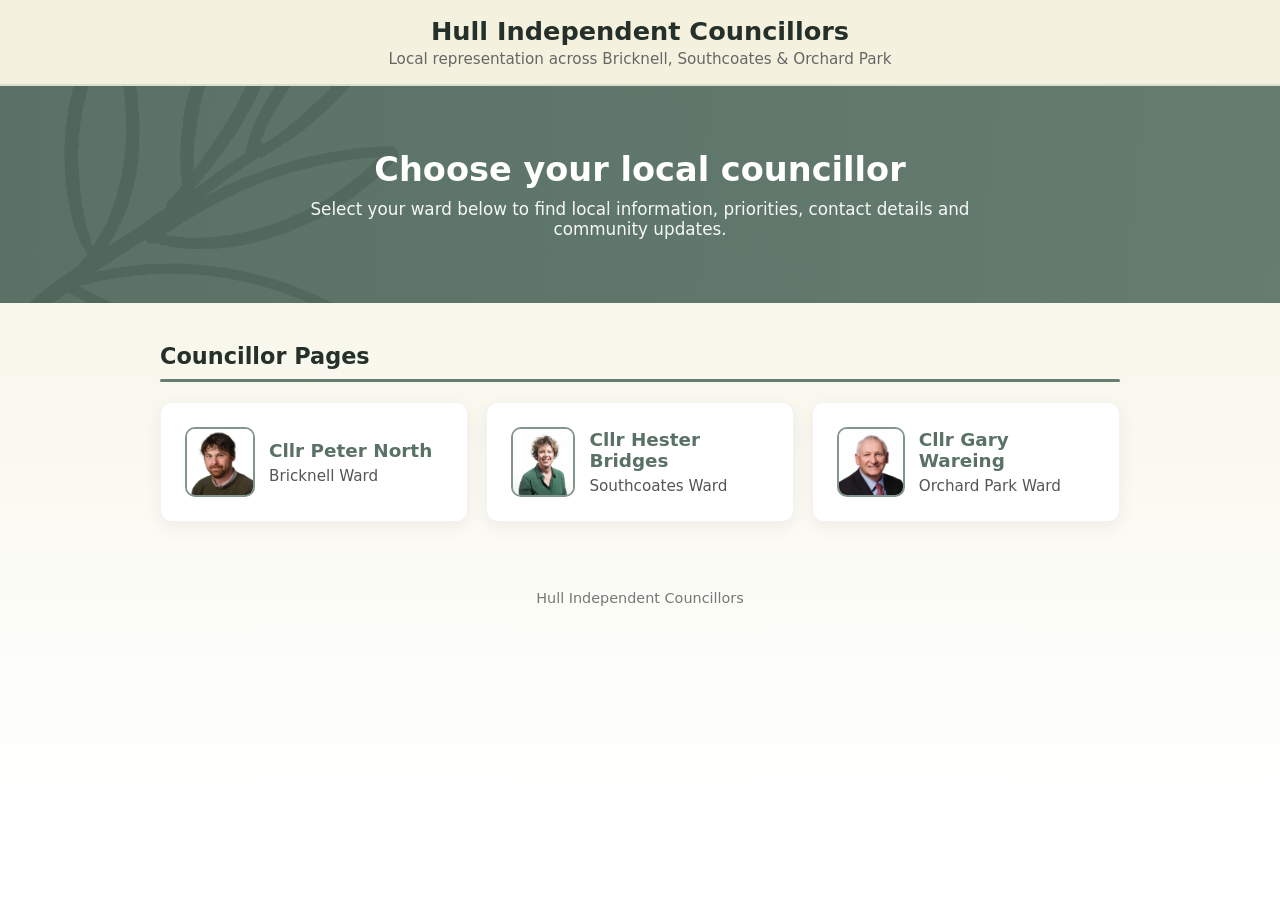
<file: index.html>
<!DOCTYPE html>
<html lang="en">
<head>
<meta charset="UTF-8">
<meta name="viewport" content="width=device-width, initial-scale=1.0">

<title>Hull Independent Councillors</title>

<style>
:root{
  --primary:#597265;
  --light:#f4f7f5;
  --dark:#243029;
  --accent: #f4f2df;
}

*{
  margin:0;
  padding:0;
  box-sizing:border-box;
}

body{
  font-family: system-ui, -apple-system, Segoe UI, Roboto, Arial, sans-serif;
  background: #ffffff;
  color: var(--dark);
}

.page{
  min-height: 100vh;
  background: linear-gradient(
    to bottom,
    var(--accent),
    #ffffff 90%
  );
}
  
/* HEADER */
.header{
  background: var(--accent);
  border-bottom: 2px solid rgba(89,114,101,0.15);
  padding:16px 24px;
  text-align:center;
}

.header h1{
  font-size:1.6rem;
}

.header p{
  margin-top:4px;
  color:#666;
  font-size:0.95rem;
}

/* HERO */
.hero{
  position:relative;
  overflow:hidden;

  background:linear-gradient(
    to right,
    rgba(89,114,101,1),
    rgba(89,114,101,0.92)
  );

  color:white;
  

  padding:64px 20px;

  
  text-align:center;
}

/* WATERMARK LOGO */
.hero-logo{
  position:absolute;
  left:-110px;
  top:50%;
  transform:translateY(-50%);

  width:560px;
  height:auto;

  opacity:0.10;

  z-index:1;
  pointer-events:none;
}

/* HERO CONTENT */
.hero-content{
  position:relative;
  z-index:2;
}

.hero h2{
  font-size:2.1rem;
  margin-bottom:10px;
}

.hero p{
  max-width:720px;
  margin:0 auto;
  font-size:1.05rem;
  opacity:0.95;
}

/* MAIN CONTAINER */
.container{
  max-width:1000px;
  margin:0 auto;
  padding:40px 20px;
}

/* SECTION TITLE */
.section-title{
  font-size:1.4rem;
  margin-bottom:20px;
  font-weight:700;

  max-width:1000px;
  margin-left:auto;
  margin-right:auto;
}

.section-title::after{
  content:"";
  display:block;

  width:100%;
  max-width:100%;

  height:3px;

  background:var(--primary);
  margin-top:10px;

  border-radius:2px;
  opacity:0.9;
}

/* CARDS */
.cards{
  display:grid;
  grid-template-columns:repeat(auto-fit,minmax(260px,1fr));
  gap:18px;
}

.card{
  background:white;
  border-radius:12px;
  padding:24px;

  text-decoration:none;
  color:inherit;

  border:1px solid rgba(0,0,0,0.05);
  box-shadow:0 6px 18px rgba(0,0,0,0.06);

  transition:transform 0.2s ease, box-shadow 0.2s ease;
}
  
.card-inner{
  display:flex;
  align-items:center;
  gap:14px;
}

.card-inner img{
  width:70px;
  height:70px;
  object-fit:cover;

  border-radius:10px;
  border:2px solid rgba(89,114,101,0.75);

  object-position: center 15%;
}

.card:hover{
  transform:translateY(-4px);
  box-shadow:0 10px 26px rgba(0,0,0,0.10);
}

.card h3{
  color:var(--primary);
  margin-bottom:6px;
  font-size:1.15rem;
}

.card p{
  color:#555;
  font-size:0.95rem;
}

/* FOOTER */
.footer{
  text-align:center;
  padding:28px;
  color:#777;
  font-size:0.9rem;
}
</style>

</head>

<body>
<div class="page">
<div class="header">
  <h1>Hull Independent Councillors</h1>
  <p>Local representation across Bricknell, Southcoates & Orchard Park</p>
</div>

<div class="hero">

  <img src="assets/logo.png" alt="" class="hero-logo">

  <div class="hero-content">
    <h2>Choose your local councillor</h2>
    <p>
      Select your ward below to find local information, priorities, contact details and community updates.
    </p>
  </div>

</div>

<div class="container">

  <div class="section-title">Councillor Pages</div>

  <div class="cards">

    <a class="card" href="bricknell/">
      <div class="card-inner">

        <img src="assets/images/peter-north.jpg" alt="Cllr Peter North">

        <div>
          <h3>Cllr Peter North</h3>
          <p>Bricknell Ward</p>
        </div>

      </div>
    </a>

    <a class="card" href="southcoates/">
      <div class="card-inner">

        <img src="assets/images/hester-bridges.jpg" alt="Cllr Hester Bridges">

        <div>
          <h3>Cllr Hester Bridges</h3>
          <p>Southcoates Ward</p>
        </div>

      </div>
    </a>

    <a class="card" href="orchard-park/">
      <div class="card-inner">

        <img src="assets/images/gary-wareing.jpg" alt="Cllr Gary Wareing">

        <div>
          <h3>Cllr Gary Wareing</h3>
          <p>Orchard Park Ward</p>
        </div>

      </div>
    </a>

  </div>

</div>

<div class="footer">
  Hull Independent Councillors
</div>
</div>
</body>
</html>
</file>
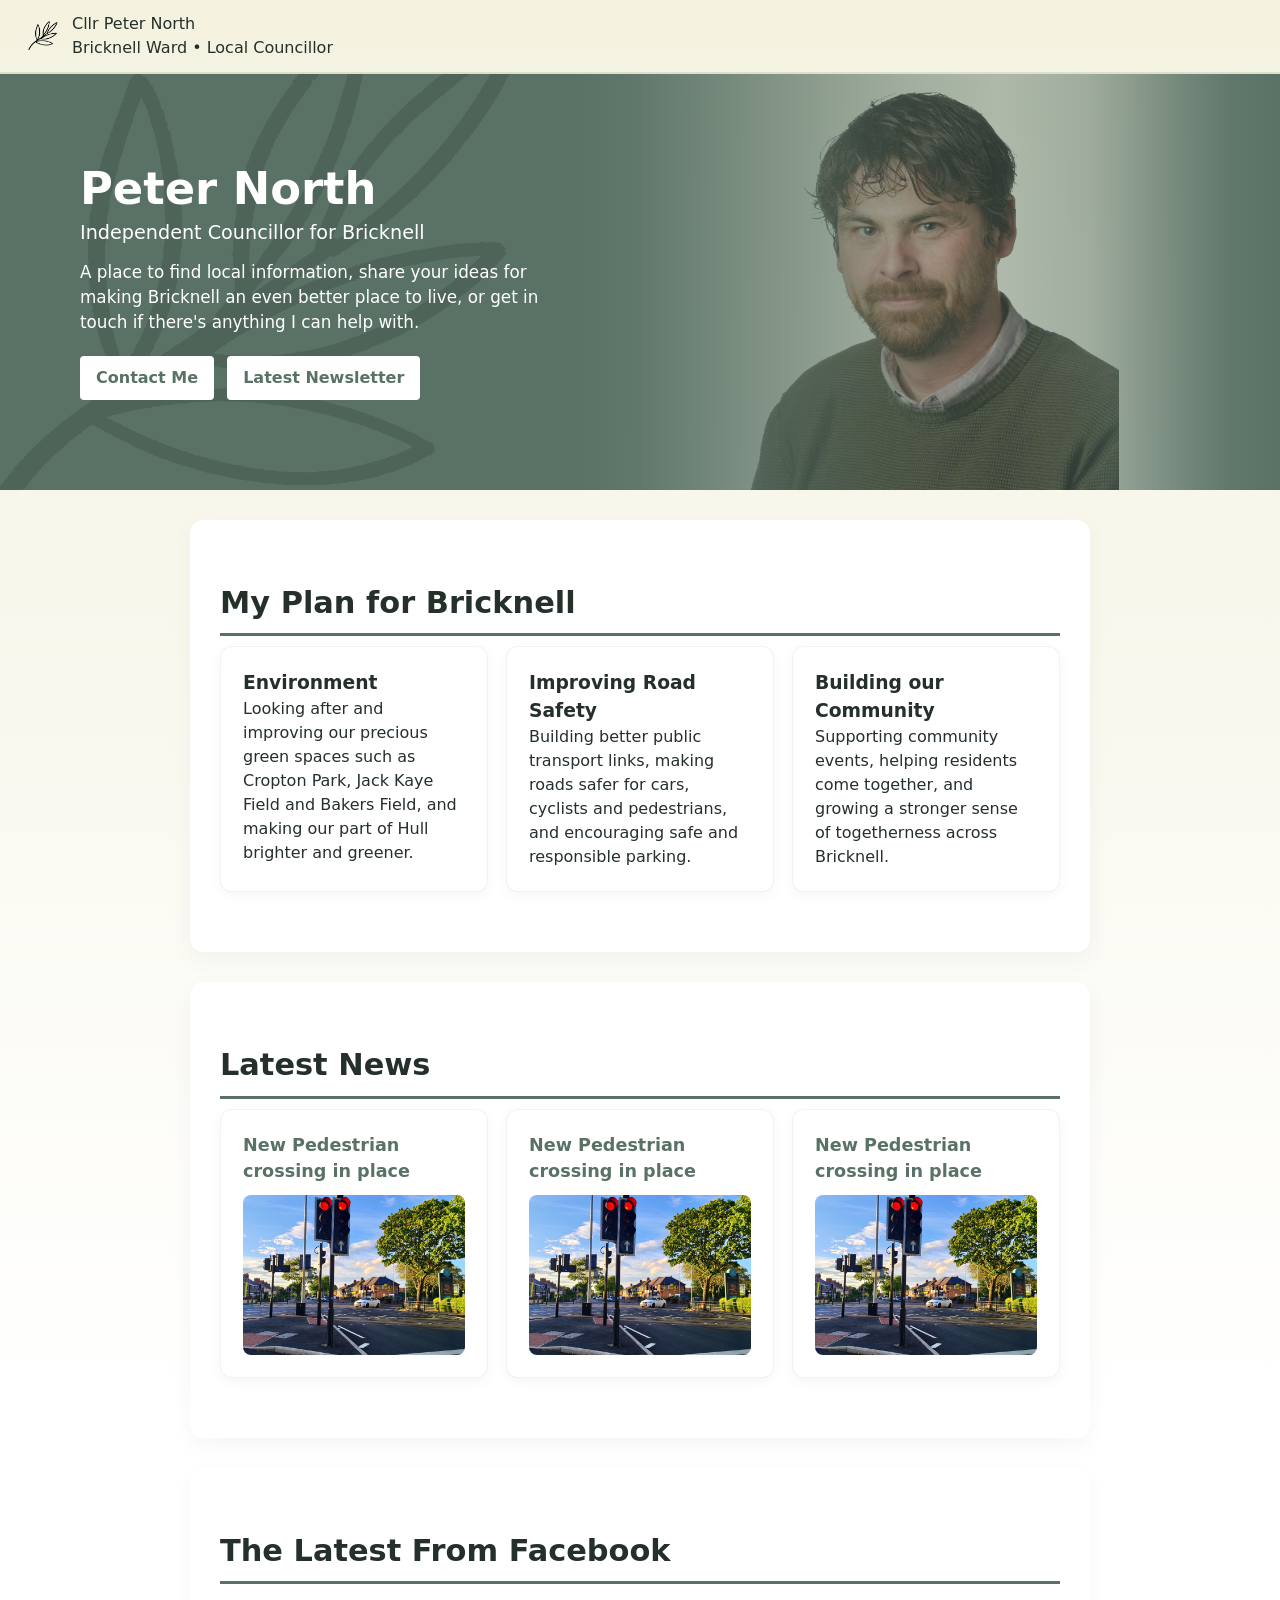
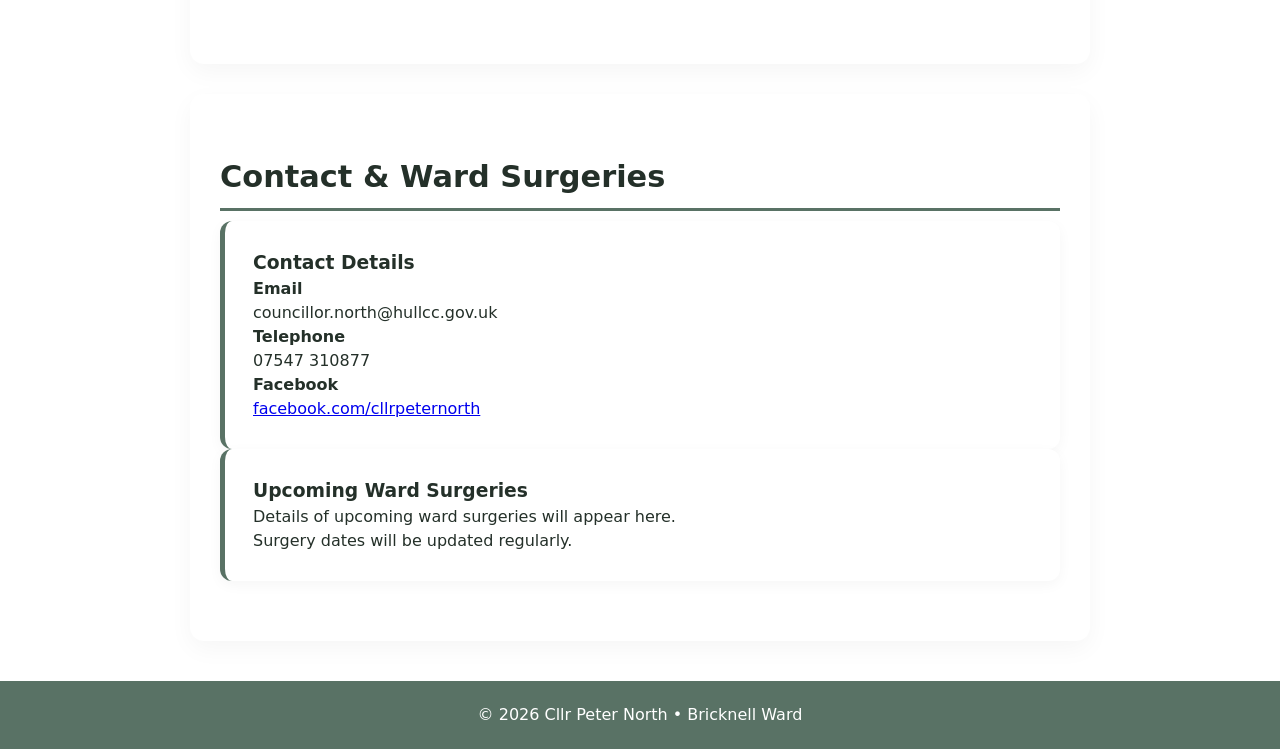
<file: bricknell/index.html>
<!DOCTYPE html>
<html lang="en">
<head>
<meta charset="UTF-8">
<meta name="viewport" content="width=device-width, initial-scale=1.0">

<title>Cllr Peter North | Bricknell Ward</title>

<link rel="stylesheet" href="../assets/css/councillor.css">

</head>

<body>

<div id="fb-root"></div>

<script async defer crossorigin="anonymous"
  src="https://connect.facebook.net/en_GB/sdk.js#xfbml=1&version=v20.0">
</script>
  
<div class="page">
  
<header>
  <img src="../assets/logo.png" alt="Bricknell Logo">

  <div>
    <div class="logo">Cllr Peter North</div>
    <div class="tagline">Bricknell Ward • Local Councillor</div>
  </div>
</header>

<section class="hero" style="background-image:url('../assets/images/peter-north.png')">

  <img src="../assets/logo.png" alt="" class="hero-logo">

  <div class="hero-content">
    <h1>Peter North</h1>
    <h2>Independent Councillor for Bricknell</h2>

    <p>
      A place to find local information, share your ideas for making Bricknell an even better place to live, or get in touch if there's anything I can help with.
    </p>

    <a href="mailto:councillor.north@hullcc.gov.uk?subject=Website%20Enquiry" class="btn">Contact Me</a>
    <a href="../assets/newsletters/peter-north-newsletter.pdf" class="btn" target="_blank">
      Latest Newsletter
    </a>
  </div>

</section>

<section class="section">

  <h2>My Plan for Bricknell</h2>

  <div class="cards">

    <div class="card">
      <h3>Environment</h3>
      <p>
        Looking after and improving our precious green spaces such as Cropton Park, Jack Kaye Field and Bakers Field, and making our part of Hull brighter and greener.
      </p>
    </div>

    <div class="card">
      <h3>Improving Road Safety</h3>
      <p>
        Building better public transport links, making roads safer for cars, cyclists and pedestrians, and encouraging safe and responsible parking.
      </p>
    </div>

    <div class="card">
      <h3>Building our Community</h3>
      <p>
        Supporting community events, helping residents come together, and growing a stronger sense of togetherness across Bricknell.
      </p>
    </div>

  </div>

</section>

<section class="section">
  <h2>Latest News</h2>

  <div class="cards">

    <a class="card" href="news/test.html">
      <h3>New Pedestrian crossing in place</h3>
      <img src="../assets/images/national-crossing.jpg" alt="National Crossing">
    </a>

    <a class="card" href="news/test.html">
      <h3>New Pedestrian crossing in place</h3>
      <img src="../assets/images/national-crossing.jpg" alt="National Crossing">
    </a>

   <a class="card" href="news/test.html">
      <h3>New Pedestrian crossing in place</h3>
      <img src="../assets/images/national-crossing.jpg" alt="National Crossing">
    </a>

  </div>
</section>
  
<section class="section facebook-feed">
  <h2>The Latest From Facebook</h2>

  <div class="fb-page"
       data-href="https://www.facebook.com/cllrpeternorth"
       data-tabs="timeline"
       data-width=""
       data-height="600"
       data-small-header="false"
       data-adapt-container-width="true"
       data-hide-cover="false"
       data-show-facepile="false">
  </div>
</section>
  
<section class="section" id="updates">

  <h2>Contact & Ward Surgeries</h2>

  <div class="info-panel">

    <h3>Contact Details</h3>

    <p><strong>Email</strong><br>
    councillor.north@hullcc.gov.uk</p>

    <p><strong>Telephone</strong><br>
    07547 310877</p>

    <p><strong>Facebook</strong><br>
<a href="https://www.facebook.com/cllrpeternorth" target="_blank">
  facebook.com/cllrpeternorth
</a>
</p>

  </div>

  <div class="info-panel">

    <h3>Upcoming Ward Surgeries</h3>

    <p>
      Details of upcoming ward surgeries will appear here.
    </p>

    <p>
      Surgery dates will be updated regularly.
    </p>

  </div>

</section>
  
<footer>
  © 2026 Cllr Peter North • Bricknell Ward
</footer>

</body>
</html>
</file>
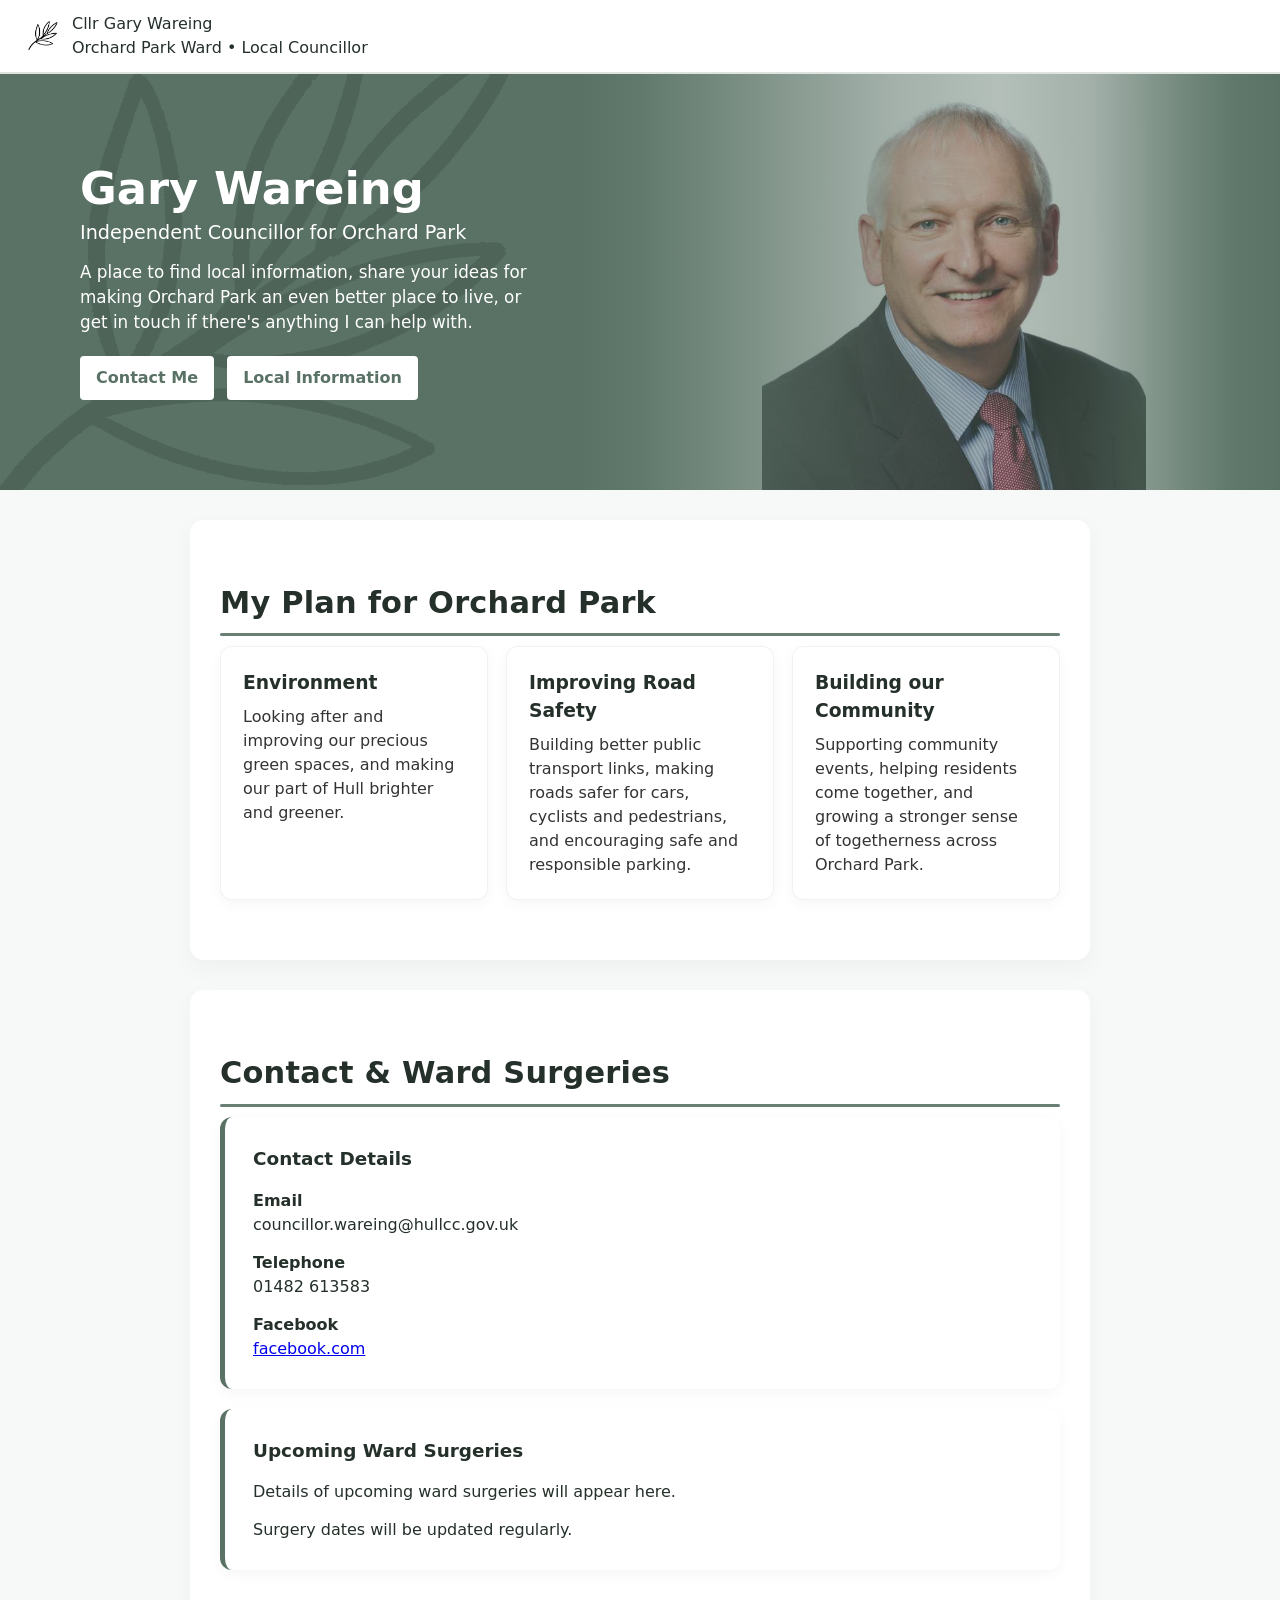
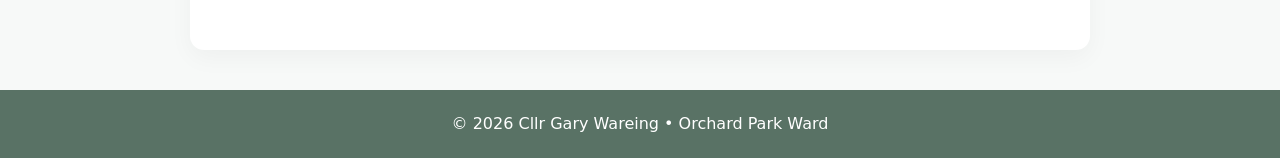
<file: gary-wareing.html>
<!DOCTYPE html>
<html lang="en">
<head>
<meta charset="UTF-8">
<meta name="viewport" content="width=device-width, initial-scale=1.0">

<title>Cllr Gary Wareing | Orchard Park Ward</title>

<style>

:root{
  --primary:#597265;
  --light:#f4f7f5;
  --dark:#243029;
}

*{
  margin:0;
  padding:0;
  box-sizing:border-box;
}

body{
  font-family:system-ui,-apple-system,Segoe UI,Roboto,Arial,sans-serif;
  line-height:1.5;
  background:#f7f9f8;
  color:var(--dark);
}

/* HEADER */
header{
  background:white;
  border-bottom:2px solid rgba(89,114,101,0.2);
  padding:12px 24px;
  display:flex;
  align-items:center;
  gap:12px;
}

header img{
  height:36px;
  width:auto;
}

/* HERO */
.hero{
  position:relative;
  display:flex;
  align-items:center;
  padding:90px 20px;
  overflow:hidden;

  background-image:url("assets/images/gary-wareing.jpg");
  background-repeat:no-repeat;

  background-size:30% auto;

  background-position:85% 20%;
}

.hero,
.hero h1,
.hero h2,
.hero p{
  color:white;
}

/* GREEN FADE OVERLAY */
.hero::before{
  content:"";
  position:absolute;
  inset:0;
  z-index:1;

 background:linear-gradient(
  to right,
  rgba(89,114,101,1) 0%,
  rgba(89,114,101,1) 45%,
  rgba(89,114,101,0.95) 50%,
  rgba(89,114,101,0.85) 55%,
  rgba(89,114,101,0.55) 70%,
  rgba(89,114,101,0.45) 78%,
  rgba(89,114,101,0.55) 85%,
  rgba(89,114,101,0.85) 93%,
  rgba(89,114,101,0.95) 96%,
  rgba(89,114,101,1) 100%
);
}

/* WATERMARK LOGO */
.hero-logo{
  position:absolute;
  left:-130px;
  top:50%;
  transform:translateY(-47%);

  width:700px;
  height:auto;

  opacity:0.12;

  z-index:2;
  pointer-events:none;
}

/* HERO CONTENT (LEFT COLUMN) */
.hero-content{
  position:relative;
  z-index:3;

  max-width:520px;
  margin:0;

  padding-left:60px;
}

.hero h1{
  font-size:2.8rem;
  line-height:1.1;
  margin-bottom:6px;
}

.hero h2{
  font-size:1.2rem;
  font-weight:400;
  margin-bottom:12px;
}

.hero-content p{
  max-width:60ch;
  margin-bottom:20px;
  font-size:1.05rem;
}

/* BUTTONS */
.btn{
  display:inline-block;
  background:white;
  color:var(--primary);
  padding:10px 16px;
  text-decoration:none;
  border-radius:4px;
  font-weight:600;
  margin-right:8px;
  transition:opacity 0.2s ease;
}

.btn:hover{
  opacity:0.85;
}

/* PAGE BACKGROUND */
body{
  background:#f7f9f8;
}

/* SECTIONS (SURFACE STYLE) */
.section{
  max-width:900px;
  margin:30px auto;
  padding:60px 30px;

  background:white;
  border-radius:14px;

  box-shadow:0 8px 24px rgba(0,0,0,0.04);
}

.section h2{
  font-size:1.9rem;
  font-weight:700;
  margin-bottom:28px;

  position:relative;
  letter-spacing:0.2px;
}

.section h2{
  font-size:1.9rem;
  font-weight:700;
  margin-bottom:10px;
  letter-spacing:0.2px;

  display:block;
}

.section h2::after{
  content:"";
  display:block;

  width:840px;
  max-width:100%;
  height:3px;

  background:var(--primary);
  margin-top:8px;

  border-radius:2px;
  opacity:0.9;
}

/* CARDS GRID */
.cards{
  display:grid;
  grid-template-columns:repeat(auto-fit,minmax(240px,1fr));
  gap:18px;
}

/* CARDS */
.card{
  background:#fff;
  padding:22px;
  border-radius:12px;

  border:1px solid rgba(0,0,0,0.05);

  box-shadow:0 4px 14px rgba(0,0,0,0.04);

  transition:transform 0.2s ease, box-shadow 0.2s ease;
}

.card h3{
  margin-bottom:8px;
}

.card p{
  color:#333;
  line-height:1.5;
}

.card:hover{
  transform:translateY(-3px);
  box-shadow:0 10px 24px rgba(0,0,0,0.08);
}

/* FOOTER */
footer{
  background:var(--primary);
  color:white;
  text-align:center;
  padding:22px;
  margin-top:40px;
}

.info-panel{
  background:white;
  padding:28px;
  border-radius:12px;

  border-left:5px solid var(--primary);

  box-shadow:0 4px 14px rgba(0,0,0,0.04);

  margin-bottom:20px;
}

.info-panel h3{
  margin-bottom:16px;
  font-size:1.15rem;
}

.info-panel p{
  margin-bottom:14px;
}

.info-panel p:last-child{
  margin-bottom:0;
}

/* =========================
   MOBILE OVERRIDES
========================= */

@media (max-width: 768px){

  /* HERO becomes simple solid background */
 .hero{
  background:none !important;
  background-color:#597265 !important;
  padding:60px 16px;
}

.hero::before{
  display:none !important;
  content:none !important;
}
  /* content fits full width */
  .hero-content{
    max-width:100%;
    padding-left:0;
  }

  /* watermark scales down */
  .hero-logo{
  width:380px;
  left:-110px;
  opacity:0.10;
}

  /* header stays simple and aligned */
  header{
    display:flex;
    align-items:center;
    gap:10px;
  }

  header img:first-child{
    flex:0 0 auto;
  }

  header > div{
    flex:1;
  }

}
</style>
</head>

<body>

<header>
  <img src="assets/logo.png" alt="Orchard Park Logo">

  <div>
    <div class="logo">Cllr Gary Wareing</div>
    <div class="tagline">Orchard Park Ward • Local Councillor</div>
  </div>
</header>

<section class="hero">

  <img src="assets/logo.png" alt="" class="hero-logo">

  <div class="hero-content">
    <h1>Gary Wareing</h1>
    <h2>Independent Councillor for Orchard Park</h2>

    <p>
      A place to find local information, share your ideas for making Orchard Park an even better place to live, or get in touch if there's anything I can help with.
    </p>

    <a href="mailto:councillor.wareing@hullcc.gov.uk?subject=Website%20Enquiry" class="btn">Contact Me</a>
    <a href="#updates" class="btn">Local Information</a>
  </div>

</section>

<section class="section">

  <h2>My Plan for Orchard Park</h2>

  <div class="cards">

    <div class="card">
      <h3>Environment</h3>
      <p>
        Looking after and improving our precious green spaces, and making our part of Hull brighter and greener.
      </p>
    </div>

    <div class="card">
      <h3>Improving Road Safety</h3>
      <p>
        Building better public transport links, making roads safer for cars, cyclists and pedestrians, and encouraging safe and responsible parking.
      </p>
    </div>

    <div class="card">
      <h3>Building our Community</h3>
      <p>
        Supporting community events, helping residents come together, and growing a stronger sense of togetherness across Orchard Park.
      </p>
    </div>

  </div>

</section>

<section class="section" id="updates">

  <h2>Contact & Ward Surgeries</h2>

  <div class="info-panel">

    <h3>Contact Details</h3>

    <p><strong>Email</strong><br>
    councillor.wareing@hullcc.gov.uk</p>

    <p><strong>Telephone</strong><br>
    01482 613583</p>

    <p><strong>Facebook</strong><br>
<a href="https://www.facebook.com/" target="_blank">
  facebook.com
</a>
</p>

  </div>

  <div class="info-panel">

    <h3>Upcoming Ward Surgeries</h3>

    <p>
      Details of upcoming ward surgeries will appear here.
    </p>

    <p>
      Surgery dates will be updated regularly.
    </p>

  </div>

</section>

<footer>
  © 2026 Cllr Gary Wareing • Orchard Park Ward
</footer>

</body>
</html>
</file>
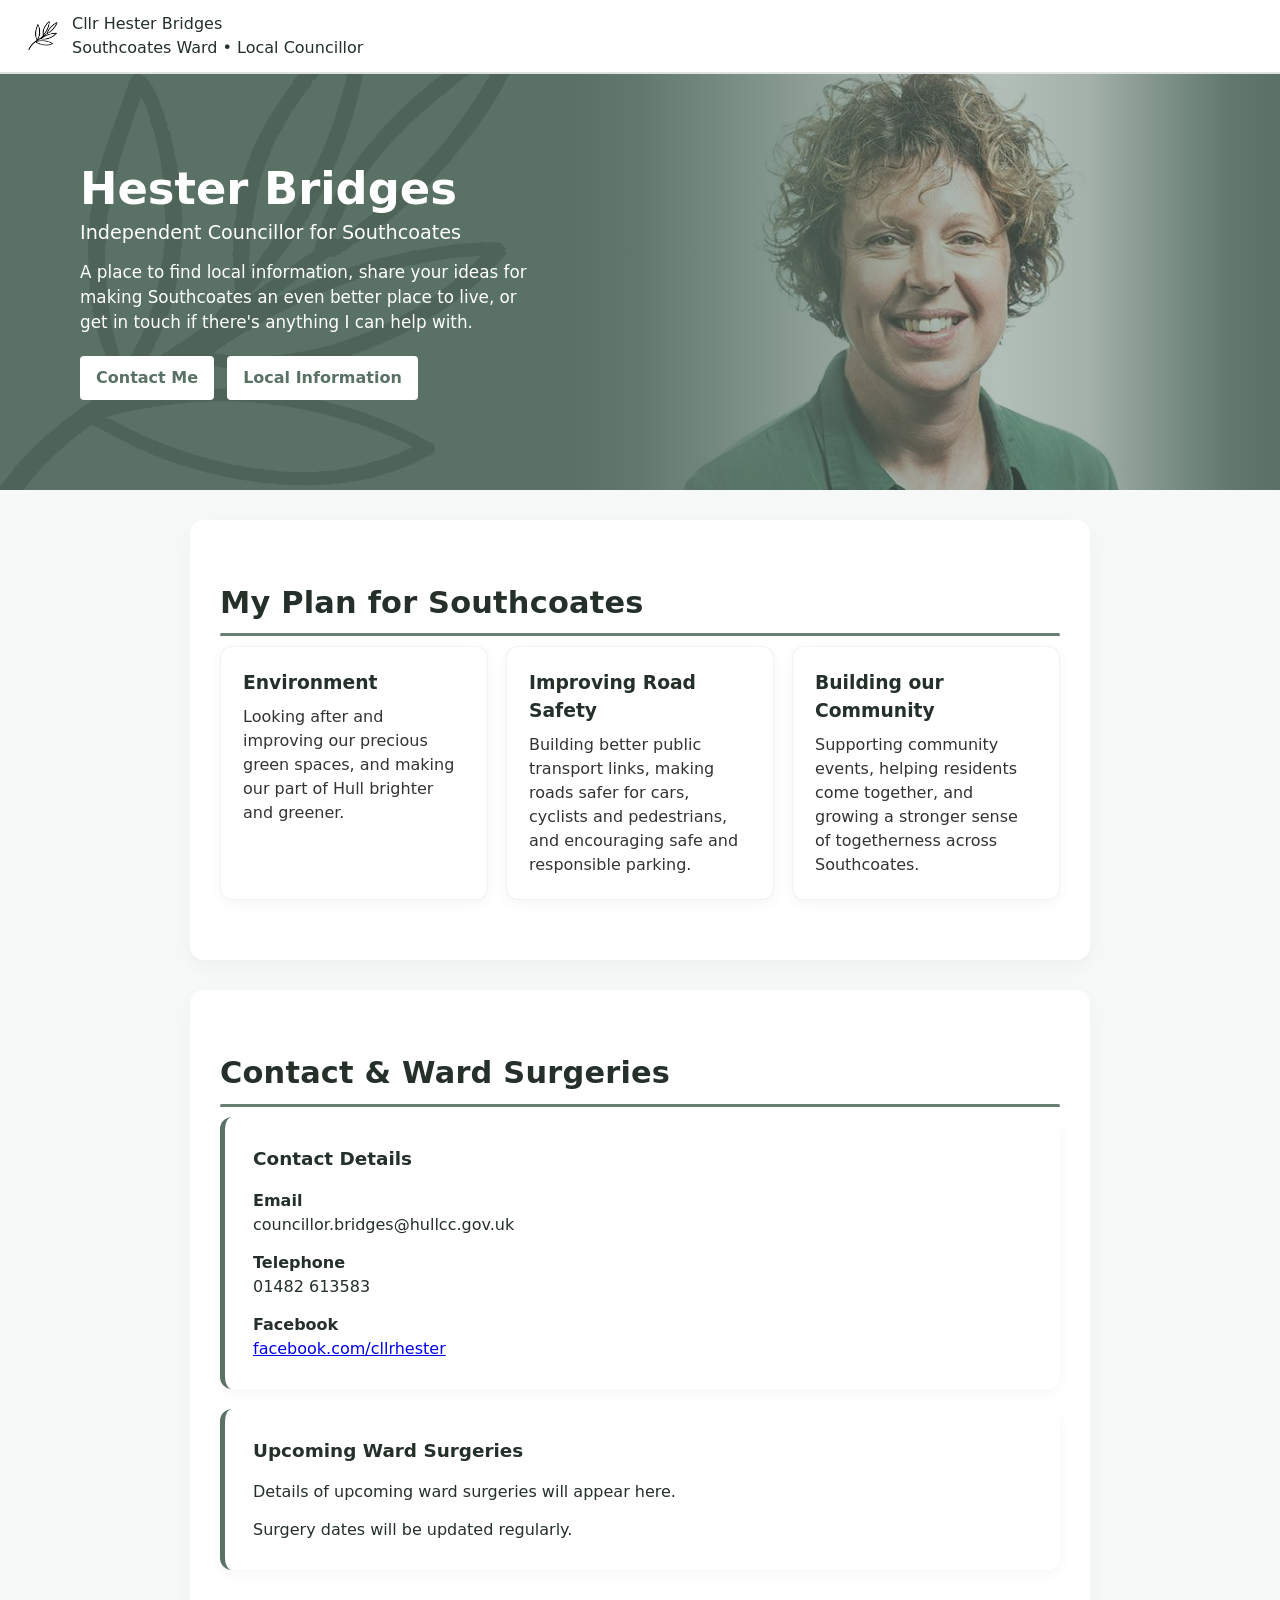
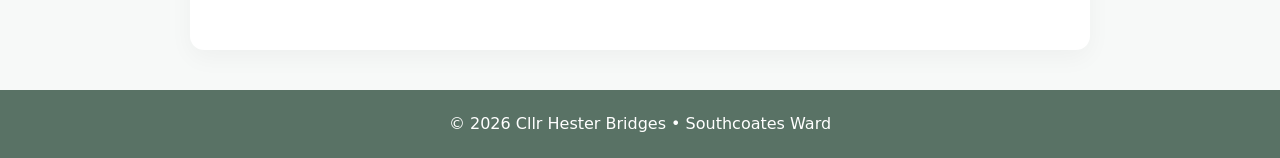
<file: hester-bridges.html>
<!DOCTYPE html>
<html lang="en">
<head>
<meta charset="UTF-8">
<meta name="viewport" content="width=device-width, initial-scale=1.0">

<title>Cllr Hester Bridges | Southcoates Ward</title>

<style>

:root{
  --primary:#597265;
  --light:#f4f7f5;
  --dark:#243029;
}

*{
  margin:0;
  padding:0;
  box-sizing:border-box;
}

body{
  font-family:system-ui,-apple-system,Segoe UI,Roboto,Arial,sans-serif;
  line-height:1.5;
  background:#f7f9f8;
  color:var(--dark);
}

/* HEADER */
header{
  background:white;
  border-bottom:2px solid rgba(89,114,101,0.2);
  padding:12px 24px;
  display:flex;
  align-items:center;
  gap:12px;
}

header img{
  height:36px;
  width:auto;
}

/* HERO */
.hero{
  position:relative;
  display:flex;
  align-items:center;
  padding:90px 20px;
  overflow:hidden;

  background-image:url("assets/images/hester-bridges.jpg");
  background-repeat:no-repeat;

  background-size:50% auto;

  background-position:90% 25%;
}

.hero,
.hero h1,
.hero h2,
.hero p{
  color:white;
}

/* GREEN FADE OVERLAY */
.hero::before{
  content:"";
  position:absolute;
  inset:0;
  z-index:1;

 background:linear-gradient(
  to right,
rgba(89,114,101,1) 0%,
rgba(89,114,101,1) 45%,
rgba(89,114,101,0.95) 50%,
rgba(89,114,101,0.85) 55%,
rgba(89,114,101,0.55) 70%,
rgba(89,114,101,0.45) 78%,
rgba(89,114,101,0.55) 85%,
rgba(89,114,101,0.85) 93%,
rgba(89,114,101,0.95) 96%,
rgba(89,114,101,1) 100%
);
}

/* WATERMARK LOGO */
.hero-logo{
  position:absolute;
  left:-130px;
  top:50%;
  transform:translateY(-47%);

  width:700px;
  height:auto;

  opacity:0.12;

  z-index:2;
  pointer-events:none;
}

/* HERO CONTENT (LEFT COLUMN) */
.hero-content{
  position:relative;
  z-index:3;

  max-width:520px;
  margin:0;

  padding-left:60px;
}

.hero h1{
  font-size:2.8rem;
  line-height:1.1;
  margin-bottom:6px;
}

.hero h2{
  font-size:1.2rem;
  font-weight:400;
  margin-bottom:12px;
}

.hero-content p{
  max-width:60ch;
  margin-bottom:20px;
  font-size:1.05rem;
}

/* BUTTONS */
.btn{
  display:inline-block;
  background:white;
  color:var(--primary);
  padding:10px 16px;
  text-decoration:none;
  border-radius:4px;
  font-weight:600;
  margin-right:8px;
  transition:opacity 0.2s ease;
}

.btn:hover{
  opacity:0.85;
}

/* PAGE BACKGROUND */
body{
  background:#f7f9f8;
}

/* SECTIONS (SURFACE STYLE) */
.section{
  max-width:900px;
  margin:30px auto;
  padding:60px 30px;

  background:white;
  border-radius:14px;

  box-shadow:0 8px 24px rgba(0,0,0,0.04);
}

.section h2{
  font-size:1.9rem;
  font-weight:700;
  margin-bottom:28px;

  position:relative;
  letter-spacing:0.2px;
}

.section h2{
  font-size:1.9rem;
  font-weight:700;
  margin-bottom:10px;
  letter-spacing:0.2px;

  display:block;
}

.section h2::after{
  content:"";
  display:block;

  width:840px;
  max-width:100%;
  height:3px;

  background:var(--primary);
  margin-top:8px;

  border-radius:2px;
  opacity:0.9;
}

/* CARDS GRID */
.cards{
  display:grid;
  grid-template-columns:repeat(auto-fit,minmax(240px,1fr));
  gap:18px;
}

/* CARDS */
.card{
  background:#fff;
  padding:22px;
  border-radius:12px;

  border:1px solid rgba(0,0,0,0.05);

  box-shadow:0 4px 14px rgba(0,0,0,0.04);

  transition:transform 0.2s ease, box-shadow 0.2s ease;
}

.card h3{
  margin-bottom:8px;
}

.card p{
  color:#333;
  line-height:1.5;
}

.card:hover{
  transform:translateY(-3px);
  box-shadow:0 10px 24px rgba(0,0,0,0.08);
}

/* FOOTER */
footer{
  background:var(--primary);
  color:white;
  text-align:center;
  padding:22px;
  margin-top:40px;
}

.info-panel{
  background:white;
  padding:28px;
  border-radius:12px;

  border-left:5px solid var(--primary);

  box-shadow:0 4px 14px rgba(0,0,0,0.04);

  margin-bottom:20px;
}

.info-panel h3{
  margin-bottom:16px;
  font-size:1.15rem;
}

.info-panel p{
  margin-bottom:14px;
}

.info-panel p:last-child{
  margin-bottom:0;
}

/* =========================
   MOBILE OVERRIDES
========================= */

@media (max-width: 768px){

  /* HERO becomes simple solid background */
 .hero{
  background:none !important;
  background-color:#597265 !important;
  padding:60px 16px;
}

.hero::before{
  display:none !important;
  content:none !important;
}
  /* content fits full width */
  .hero-content{
    max-width:100%;
    padding-left:0;
  }

  /* watermark scales down */
  .hero-logo{
  width:380px;
  left:-110px;
  opacity:0.10;
}

  /* header stays simple and aligned */
  header{
    display:flex;
    align-items:center;
    gap:10px;
  }

  header img:first-child{
    flex:0 0 auto;
  }

  header > div{
    flex:1;
  }

}
  
</style>
</head>

<body>

<header>
  <img src="assets/logo.png" alt="Southcoates Logo">

  <div>
    <div class="logo">Cllr Hester Bridges</div>
    <div class="tagline">Southcoates Ward • Local Councillor</div>
  </div>
</header>

<section class="hero">

  <img src="assets/logo.png" alt="" class="hero-logo">

  <div class="hero-content">
    <h1>Hester Bridges</h1>
    <h2>Independent Councillor for Southcoates</h2>

    <p>
      A place to find local information, share your ideas for making Southcoates an even better place to live, or get in touch if there's anything I can help with.
    </p>

    <a href="mailto:councillor.bridges@hullcc.gov.uk?subject=Website%20Enquiry" class="btn">Contact Me</a>
    <a href="#updates" class="btn">Local Information</a>
  </div>

</section>

<section class="section">

  <h2>My Plan for Southcoates</h2>

  <div class="cards">

    <div class="card">
      <h3>Environment</h3>
      <p>
        Looking after and improving our precious green spaces, and making our part of Hull brighter and greener.
      </p>
    </div>

    <div class="card">
      <h3>Improving Road Safety</h3>
      <p>
        Building better public transport links, making roads safer for cars, cyclists and pedestrians, and encouraging safe and responsible parking.
      </p>
    </div>

    <div class="card">
      <h3>Building our Community</h3>
      <p>
        Supporting community events, helping residents come together, and growing a stronger sense of togetherness across Southcoates.
      </p>
    </div>

  </div>

</section>

<section class="section" id="updates">

  <h2>Contact & Ward Surgeries</h2>

  <div class="info-panel">

    <h3>Contact Details</h3>

    <p><strong>Email</strong><br>
    councillor.bridges@hullcc.gov.uk</p>

    <p><strong>Telephone</strong><br>
    01482 613583</p>

    <p><strong>Facebook</strong><br>
<a href="https://www.facebook.com/cllrhester" target="_blank">
  facebook.com/cllrhester
</a>
</p>

  </div>

  <div class="info-panel">

    <h3>Upcoming Ward Surgeries</h3>

    <p>
      Details of upcoming ward surgeries will appear here.
    </p>

    <p>
      Surgery dates will be updated regularly.
    </p>

  </div>

</section>

<footer>
  © 2026 Cllr Hester Bridges • Southcoates Ward
</footer>

</body>
</html>
</file>
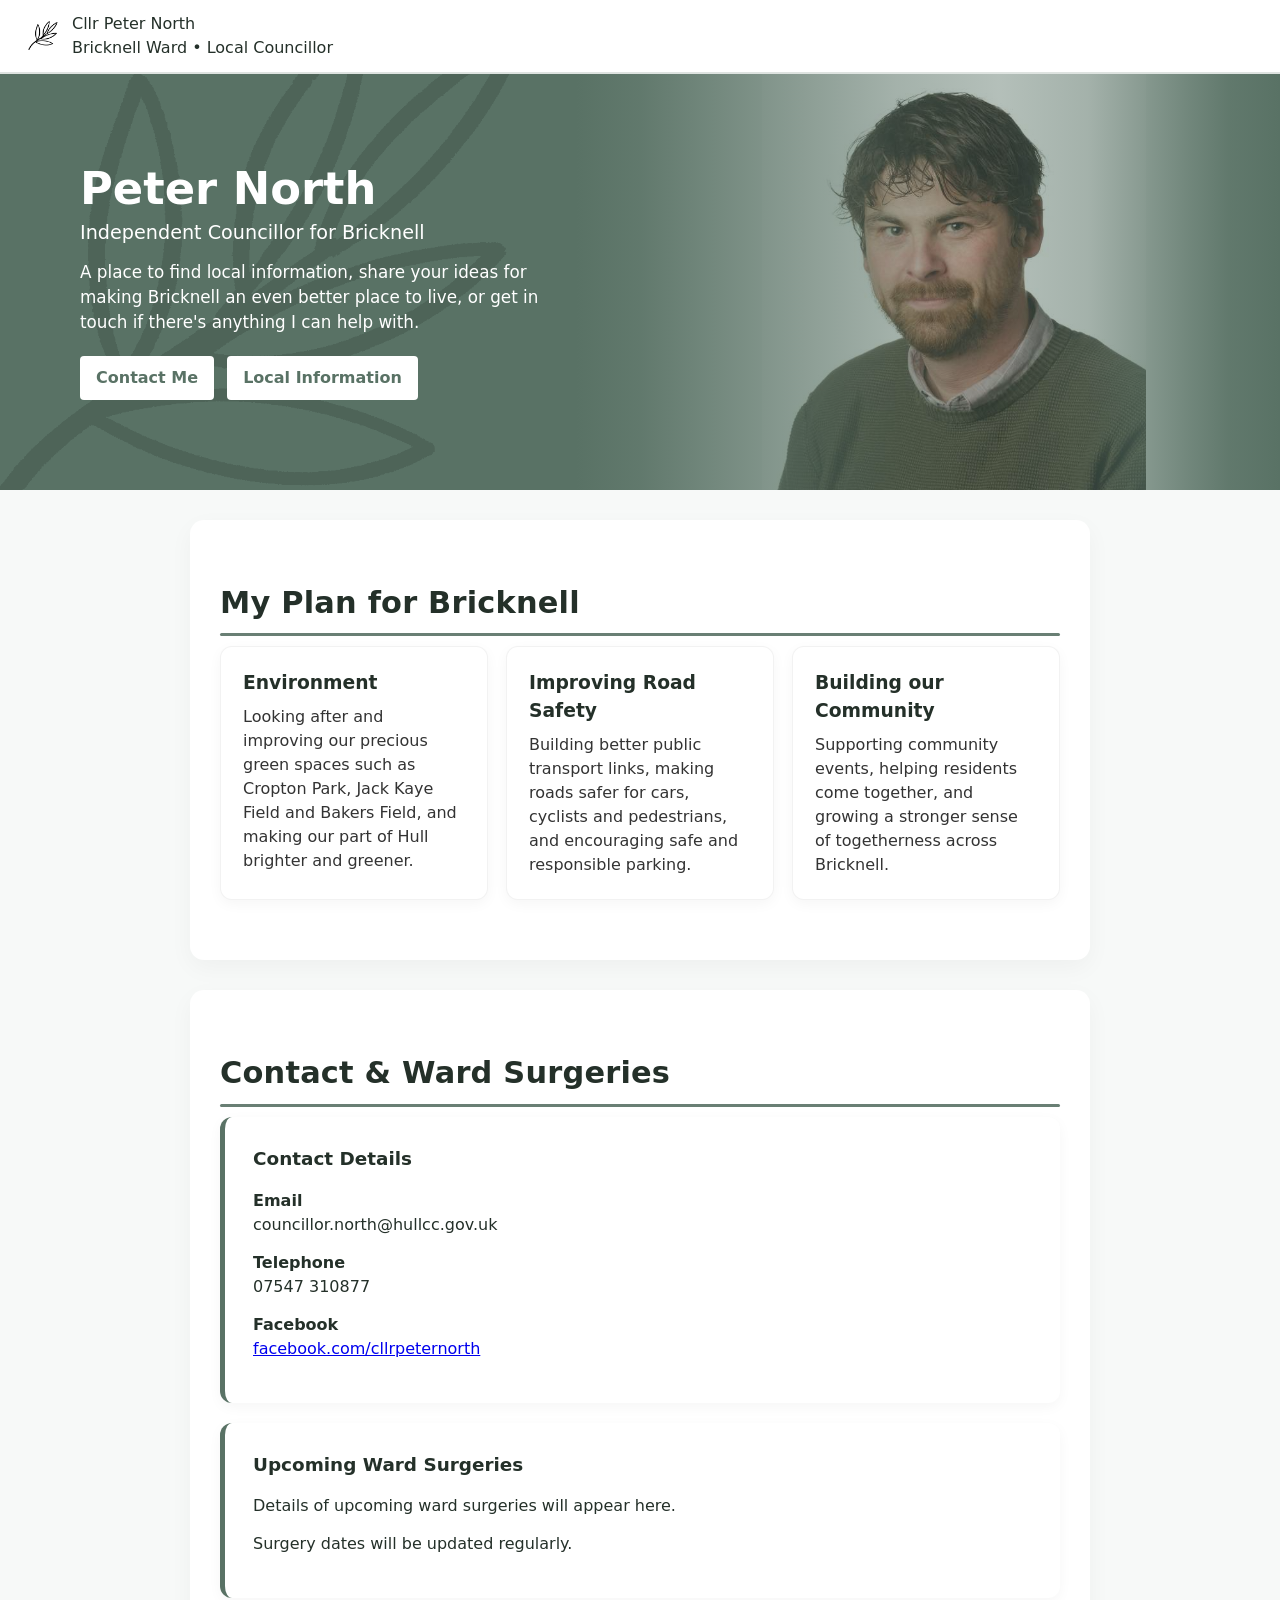
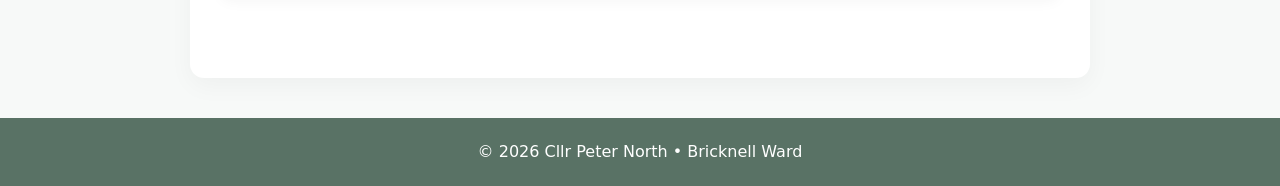
<file: peter-north.html>
<!DOCTYPE html>
<html lang="en">
<head>
<meta charset="UTF-8">
<meta name="viewport" content="width=device-width, initial-scale=1.0">

<title>Cllr Peter North | Bricknell Ward</title>

<style>

:root{
  --primary:#597265;
  --light:#f4f7f5;
  --dark:#243029;
}

*{
  margin:0;
  padding:0;
  box-sizing:border-box;
}

body{
  font-family:system-ui,-apple-system,Segoe UI,Roboto,Arial,sans-serif;
  line-height:1.5;
  background:#f7f9f8;
  color:var(--dark);
}

/* =========================
   HEADER
========================= */

header{
  background:white;
  border-bottom:2px solid rgba(89,114,101,0.2);
  padding:12px 24px;
  display:flex;
  align-items:center;
  gap:12px;
}

header img{
  height:36px;
  width:auto;
}


/* =========================
   HERO (DESKTOP)
========================= */

.hero{
  position:relative;
  display:flex;
  align-items:center;
  padding:90px 20px;
  overflow:hidden;

  background-image:url("assets/images/peter-north.jpg");
  background-repeat:no-repeat;

  background-size:30% auto;

  background-position:85% 20%;
}

/* text stays above overlay */
.hero,
.hero h1,
.hero h2,
.hero p{
  color:white;
}

/* GREEN FADE OVERLAY */
.hero::before{
  content:"";
  position:absolute;
  inset:0;
  z-index:1;

  background:linear-gradient(
    to right,
    rgba(89,114,101,1) 0%,
    rgba(89,114,101,1) 45%,
    rgba(89,114,101,0.95) 50%,
    rgba(89,114,101,0.85) 55%,
    rgba(89,114,101,0.55) 70%,
    rgba(89,114,101,0.45) 78%,
    rgba(89,114,101,0.55) 85%,
    rgba(89,114,101,0.85) 93%,
    rgba(89,114,101,0.95) 96%,
    rgba(89,114,101,1) 100%
  );
}

/* WATERMARK */
.hero-logo{
  position:absolute;
  left:-130px;
  top:50%;
  transform:translateY(-47%);
  width:700px;
  height:auto;
  opacity:0.12;
  z-index:2;
  pointer-events:none;
}

/* HERO CONTENT */
.hero-content{
  position:relative;
  z-index:3;
  max-width:520px;
  padding-left:60px;
}

/* TYPOGRAPHY */
.hero h1{
  font-size:2.8rem;
  line-height:1.1;
  margin-bottom:6px;
}

.hero h2{
  font-size:1.2rem;
  font-weight:400;
  margin-bottom:12px;
}

.hero-content p{
  max-width:60ch;
  margin-bottom:20px;
  font-size:1.05rem;
}

/* BUTTONS */
.btn{
  display:inline-block;
  background:white;
  color:var(--primary);
  padding:10px 16px;
  text-decoration:none;
  border-radius:4px;
  font-weight:600;
  margin-right:8px;
  transition:opacity 0.2s ease;
}

.btn:hover{
  opacity:0.85;
}

/* =========================
   SECTIONS
========================= */

.section{
  max-width:900px;
  margin:30px auto;
  padding:60px 30px;

  background:white;
  border-radius:14px;
  box-shadow:0 8px 24px rgba(0,0,0,0.04);
}

.section h2{
  font-size:1.9rem;
  font-weight:700;
  margin-bottom:10px;
  letter-spacing:0.2px;
  position:relative;
}

.section h2::after{
  content:"";
  display:block;

  width:100%;
  height:3px;

  background:var(--primary);
  margin-top:8px;
  border-radius:2px;
  opacity:0.9;
}

/* =========================
   CARDS
========================= */

.cards{
  display:grid;
  grid-template-columns:repeat(auto-fit,minmax(240px,1fr));
  gap:18px;
}

.card{
  background:#fff;
  padding:22px;
  border-radius:12px;
  border:1px solid rgba(0,0,0,0.05);
  box-shadow:0 4px 14px rgba(0,0,0,0.04);
  transition:transform 0.2s ease, box-shadow 0.2s ease;
}

.card:hover{
  transform:translateY(-3px);
  box-shadow:0 10px 24px rgba(0,0,0,0.08);
}

.card h3{
  margin-bottom:8px;
}

.card p{
  color:#333;
  line-height:1.5;
}

/* =========================
   FOOTER
========================= */

footer{
  background:var(--primary);
  color:white;
  text-align:center;
  padding:22px;
  margin-top:40px;
}

/* =========================
   INFO PANELS
========================= */

.info-panel{
  background:white;
  padding:28px;
  border-radius:12px;
  border-left:5px solid var(--primary);
  box-shadow:0 4px 14px rgba(0,0,0,0.04);
  margin-bottom:20px;
}

.info-panel h3{
  margin-bottom:16px;
  font-size:1.15rem;
}

.info-panel p{
  margin-bottom:14px;
}

/* =========================
   MOBILE OVERRIDES
========================= */

@media (max-width: 768px){

  /* HERO becomes simple solid background */
  .hero{
    background-image:none !important;
    background:#597265 !important;
    padding:60px 16px;
  }

  /* kill fade overlay completely */
  .hero::before{
    display:none !important;
    content:none !important;
  }

  /* content fits full width */
  .hero-content{
    max-width:100%;
    padding-left:0;
  }

  /* watermark scales down */
  .hero-logo{
  width:380px;
  left:-110px;
  opacity:0.10;
}

  /* header stays simple and aligned */
  header{
    display:flex;
    align-items:center;
    gap:10px;
  }

  header img:first-child{
    flex:0 0 auto;
  }

  header > div{
    flex:1;
  }

}

</style>
</head>

<body>

<header>
  <img src="assets/logo.png" alt="Bricknell Logo">

  <div>
    <div class="logo">Cllr Peter North</div>
    <div class="tagline">Bricknell Ward • Local Councillor</div>
  </div>
</header>

<section class="hero">

  <img src="assets/logo.png" alt="" class="hero-logo">

  <div class="hero-content">
    <h1>Peter North</h1>
    <h2>Independent Councillor for Bricknell</h2>

    <p>
      A place to find local information, share your ideas for making Bricknell an even better place to live, or get in touch if there's anything I can help with.
    </p>

    <a href="mailto:councillor.north@hullcc.gov.uk?subject=Website%20Enquiry" class="btn">Contact Me</a>
    <a href="#updates" class="btn">Local Information</a>
  </div>

</section>

<section class="section">

  <h2>My Plan for Bricknell</h2>

  <div class="cards">

    <div class="card">
      <h3>Environment</h3>
      <p>
        Looking after and improving our precious green spaces such as Cropton Park, Jack Kaye Field and Bakers Field, and making our part of Hull brighter and greener.
      </p>
    </div>

    <div class="card">
      <h3>Improving Road Safety</h3>
      <p>
        Building better public transport links, making roads safer for cars, cyclists and pedestrians, and encouraging safe and responsible parking.
      </p>
    </div>

    <div class="card">
      <h3>Building our Community</h3>
      <p>
        Supporting community events, helping residents come together, and growing a stronger sense of togetherness across Bricknell.
      </p>
    </div>

  </div>

</section>

<section class="section" id="updates">

  <h2>Contact & Ward Surgeries</h2>

  <div class="info-panel">

    <h3>Contact Details</h3>

    <p><strong>Email</strong><br>
    councillor.north@hullcc.gov.uk</p>

    <p><strong>Telephone</strong><br>
    07547 310877</p>

    <p><strong>Facebook</strong><br>
<a href="https://www.facebook.com/cllrpeternorth" target="_blank">
  facebook.com/cllrpeternorth
</a>
</p>

  </div>

  <div class="info-panel">

    <h3>Upcoming Ward Surgeries</h3>

    <p>
      Details of upcoming ward surgeries will appear here.
    </p>

    <p>
      Surgery dates will be updated regularly.
    </p>

  </div>

</section>

<footer>
  © 2026 Cllr Peter North • Bricknell Ward
</footer>

</body>
</html>
</file>
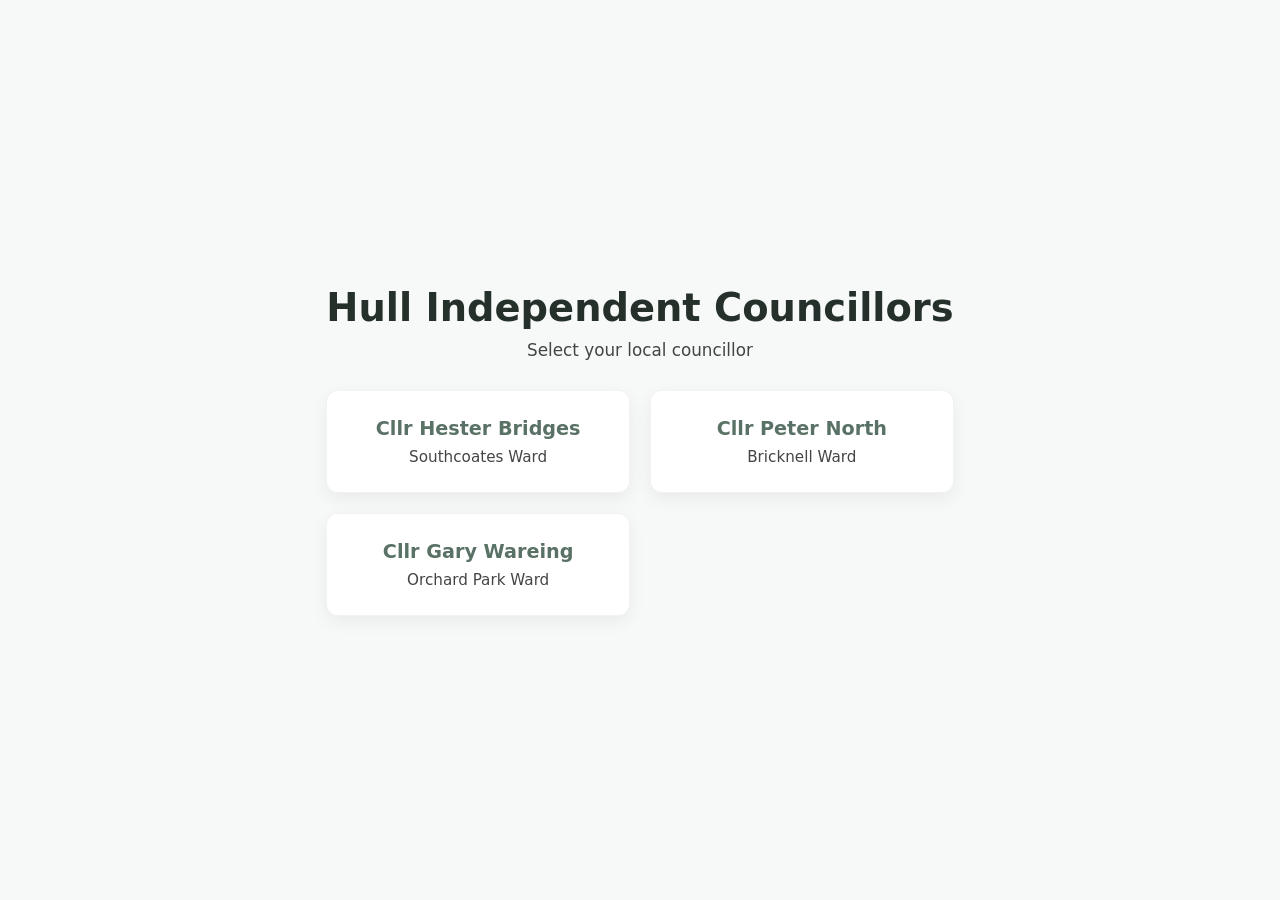
<file: Select.html>
<!DOCTYPE html>
<html lang="en">
<head>
<meta charset="UTF-8">
<meta name="viewport" content="width=device-width, initial-scale=1.0">

<title>Hull Independent Councillors</title>

<style>
:root{
  --primary:#597265;
  --light:#f4f7f5;
  --dark:#243029;
}

*{
  margin:0;
  padding:0;
  box-sizing:border-box;
}

body{
  font-family:system-ui,-apple-system,Segoe UI,Roboto,Arial,sans-serif;
  background:#f7f9f8;
  color:var(--dark);

  display:flex;
  align-items:center;
  justify-content:center;
  min-height:100vh;
  text-align:center;
  padding:40px;
}

.container{
  max-width:900px;
}

h1{
  font-size:2.4rem;
  margin-bottom:10px;
}

p{
  margin-bottom:30px;
  color:#444;
  font-size:1.05rem;
}

.cards{
  display:grid;
  grid-template-columns:repeat(auto-fit,minmax(240px,1fr));
  gap:20px;
}

.card{
  background:white;
  border-radius:12px;
  padding:26px;

  box-shadow:0 6px 18px rgba(0,0,0,0.06);
  border:1px solid rgba(0,0,0,0.05);

  transition:transform 0.2s ease, box-shadow 0.2s ease;
  cursor:pointer;
  text-decoration:none;
  color:inherit;
}

.card:hover{
  transform:translateY(-4px);
  box-shadow:0 10px 26px rgba(0,0,0,0.1);
}

.card h2{
  color:var(--primary);
  font-size:1.2rem;
  margin-bottom:8px;
}

.card p{
  font-size:0.95rem;
  margin:0;
}
</style>
</head>

<body>

<div class="container">

  <h1>Hull Independent Councillors</h1>

  <p>Select your local councillor</p>

  <div class="cards">

    <a class="card" href="hester-bridges.html">
      <h2>Cllr Hester Bridges</h2>
      <p>Southcoates Ward</p>
    </a>

    <a class="card" href="peter-north.html">
      <h2>Cllr Peter North</h2>
      <p>Bricknell Ward</p>
    </a>

    <a class="card" href="gary-wareing.html">
      <h2>Cllr Gary Wareing</h2>
      <p>Orchard Park Ward</p>
    </a>

  </div>

</div>

</body>
</html>
</file>
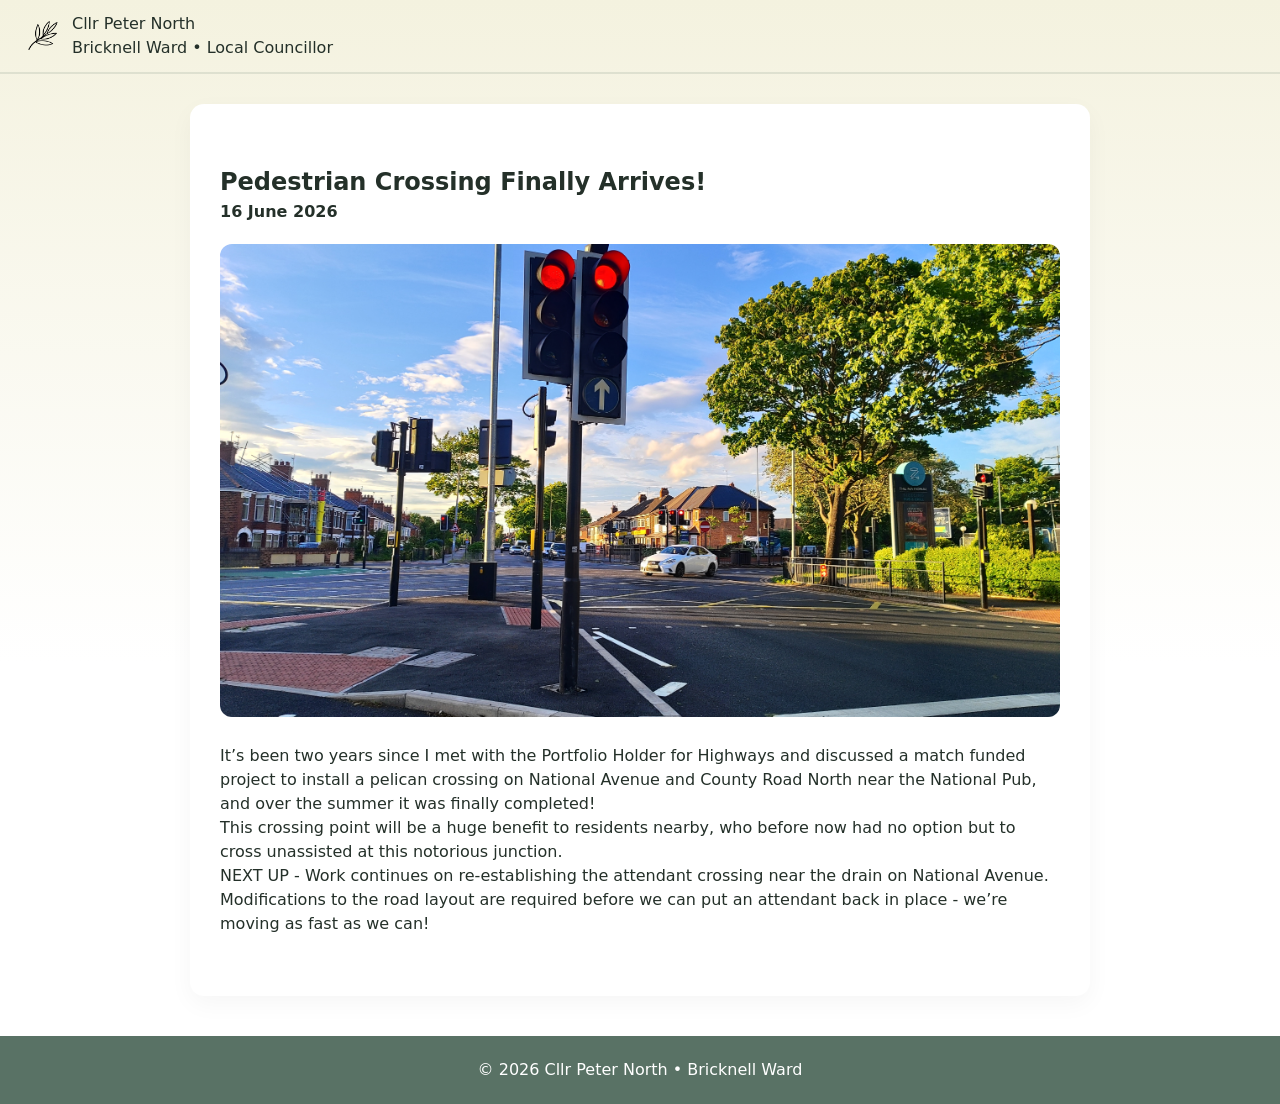
<file: bricknell/news/test.html>
<!DOCTYPE html>
<html lang="en">
<head>
<meta charset="UTF-8">
<meta name="viewport" content="width=device-width, initial-scale=1.0">

<title>Test Article | Bricknell Ward</title>

<link rel="stylesheet" href="../../assets/css/councillor.css">

</head>

<body>

<div class="page">

<header>
  <img src="../../assets/logo.png" alt="Bricknell Logo">

  <div>
    <div class="logo">Cllr Peter North</div>
    <div class="tagline">Bricknell Ward • Local Councillor</div>
  </div>
</header>

<!-- ARTICLE START -->
<section class="section">

  <h1>Pedestrian Crossing Finally Arrives!</h1>

  <p><strong>16 June 2026</strong></p>

  <img src="../../assets/images/national-crossing.jpg" style="width:100%; border-radius:12px; margin:20px 0;">

  <p>
    It’s been two years since I met with the Portfolio Holder for Highways and discussed a match funded project to install a pelican crossing on National Avenue and County Road North near the National Pub, and over the summer it was finally completed!
  </p>

  <p>
    This crossing point will be a huge benefit to residents nearby, who before now had no option but to cross unassisted at this notorious junction.
  </p>

  <p>
    NEXT UP - Work continues on re-establishing the attendant crossing near the drain on National Avenue. Modifications to the road layout are required before we can put an attendant back in place - we’re moving as fast as we can!
  </p>

</section>

<footer>
  © 2026 Cllr Peter North • Bricknell Ward
</footer>

</div>

</body>
</html>
</file>
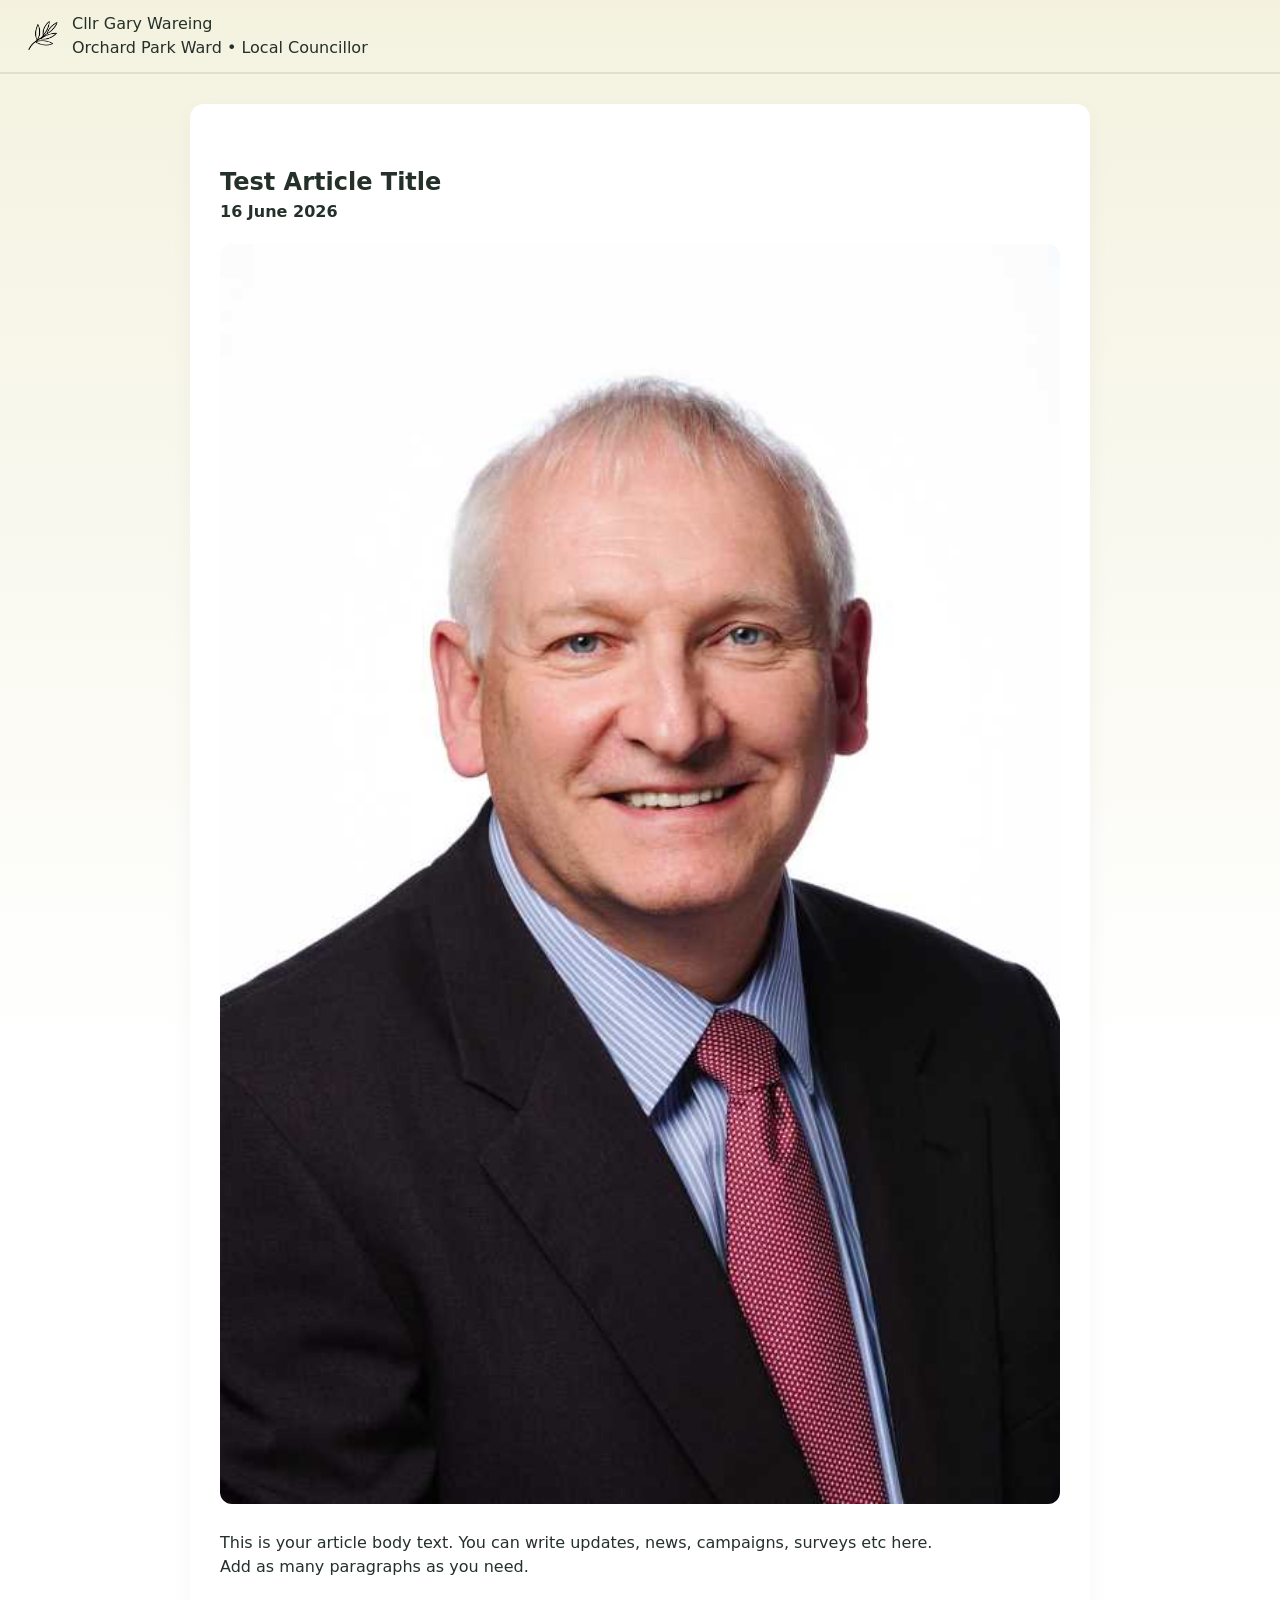
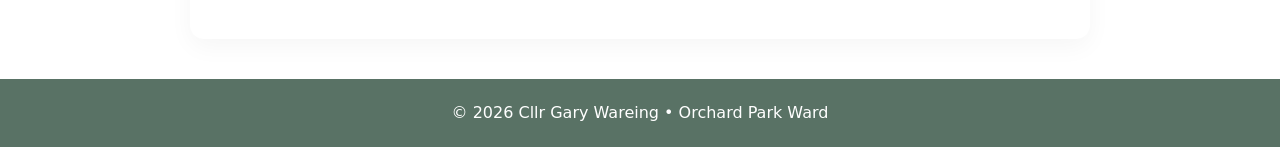
<file: orchard-park/news/test.html>
<!DOCTYPE html>
<html lang="en">
<head>
<meta charset="UTF-8">
<meta name="viewport" content="width=device-width, initial-scale=1.0">

<title>Test Article | Orchard Park Ward</title>

<link rel="stylesheet" href="../../assets/css/councillor.css">

</head>

<body>

<div class="page">

<header>
  <img src="../../assets/logo.png" alt="Orchard Park Logo">

  <div>
    <div class="logo">Cllr Gary Wareing</div>
    <div class="tagline">Orchard Park Ward • Local Councillor</div>
  </div>
</header>

<!-- ARTICLE START -->
<section class="section">

  <h1>Test Article Title</h1>

  <p><strong>16 June 2026</strong></p>

  <img src="../../assets/images/gary-wareing.jpg" style="width:100%; border-radius:12px; margin:20px 0;">

  <p>
    This is your article body text. You can write updates, news, campaigns, surveys etc here.
  </p>

  <p>
    Add as many paragraphs as you need.
  </p>

</section>

<footer>
  © 2026 Cllr Gary Wareing • Orchard Park Ward
</footer>

</div>

</body>
</html>
</file>
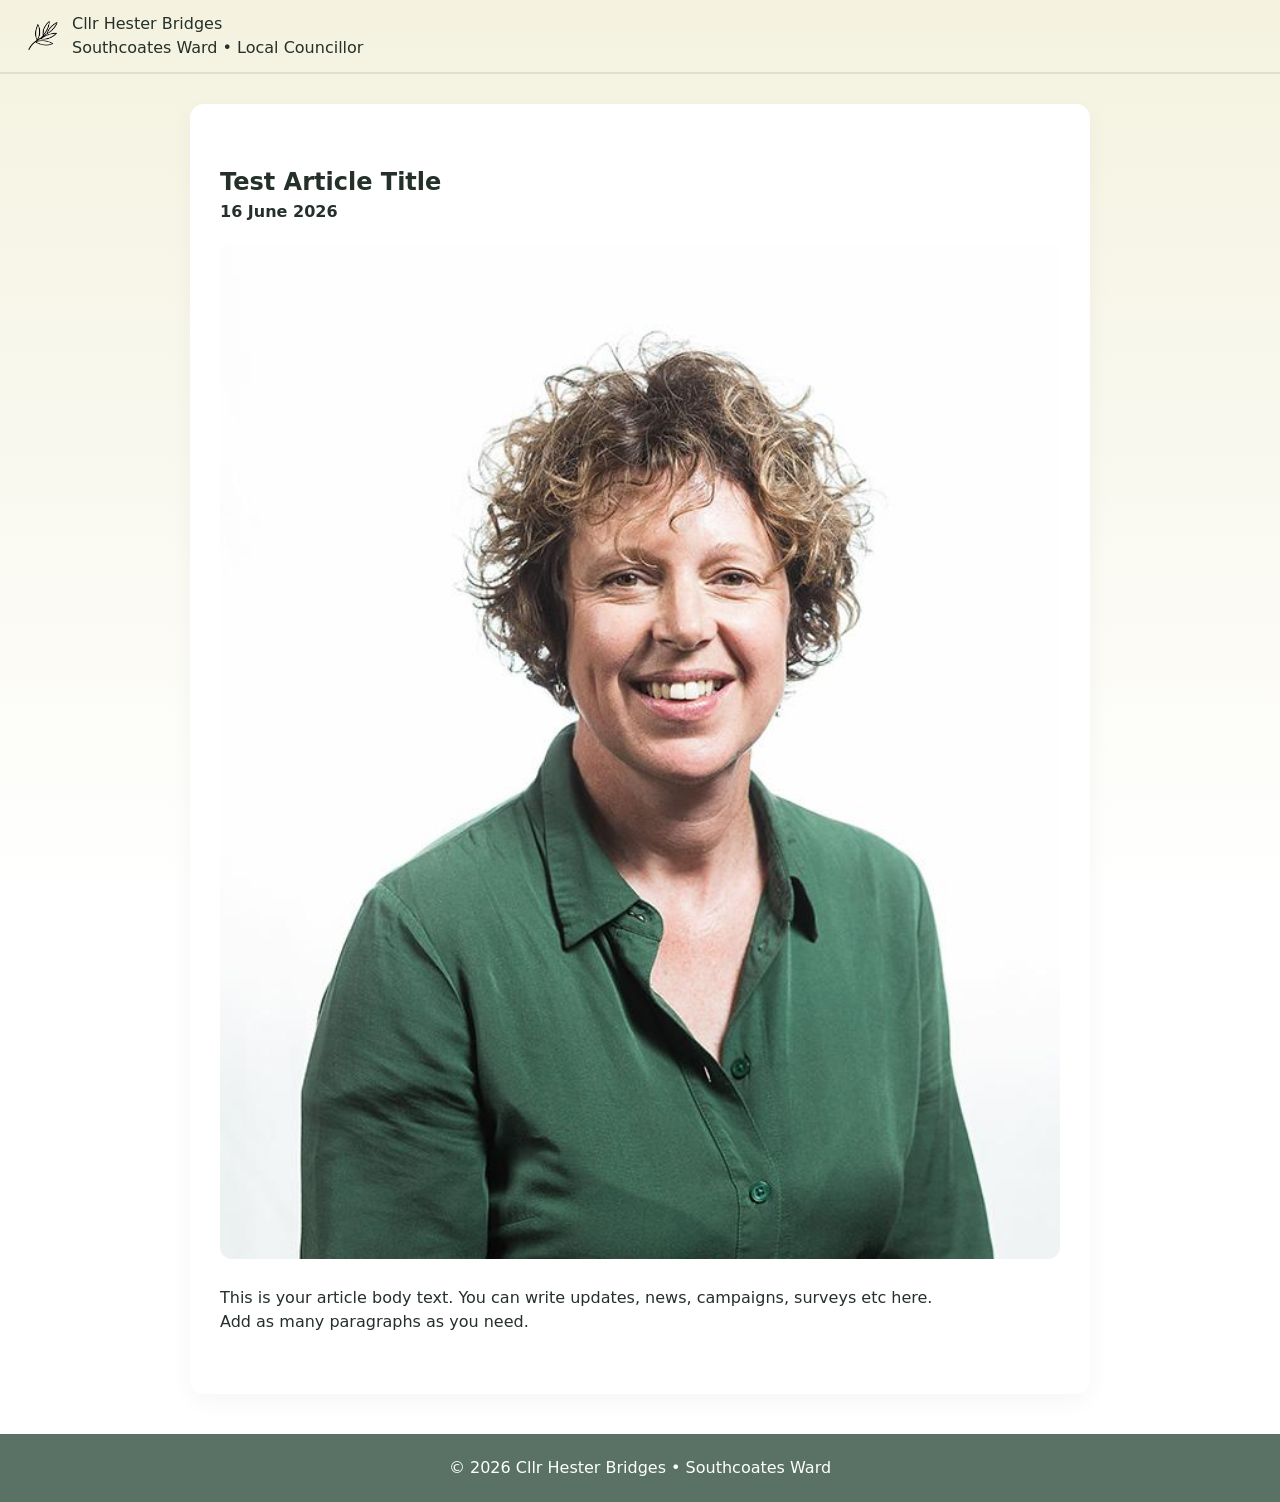
<file: southcoates/news/test.html>
<!DOCTYPE html>
<html lang="en">
<head>
<meta charset="UTF-8">
<meta name="viewport" content="width=device-width, initial-scale=1.0">

<title>Test Article | Southcoates Ward</title>

<link rel="stylesheet" href="../../assets/css/councillor.css">

</head>

<body>

<div class="page">

<header>
  <img src="../../assets/logo.png" alt="Southcoates Logo">

  <div>
    <div class="logo">Cllr Hester Bridges</div>
    <div class="tagline">Southcoates Ward • Local Councillor</div>
  </div>
</header>

<!-- ARTICLE START -->
<section class="section">

  <h1>Test Article Title</h1>

  <p><strong>16 June 2026</strong></p>

  <img src="../../assets/images/hester-bridges.jpg" style="width:100%; border-radius:12px; margin:20px 0;">

  <p>
    This is your article body text. You can write updates, news, campaigns, surveys etc here.
  </p>

  <p>
    Add as many paragraphs as you need.
  </p>

</section>

<footer>
  © 2026 Cllr Hester Bridges • Southcoates Ward
</footer>

</div>

</body>
</html>
</file>
<file: assets/css/councillor.css>
:root{
  --primary:#597265;
  --light:#f4f7f5;
  --dark:#243029;
  --accent:#f4f2df;
}

/* RESET */
*{
  margin:0;
  padding:0;
  box-sizing:border-box;
}

/* PAGE BACKGROUND */
.page{
  min-height: 100vh;

  background: linear-gradient(
    to bottom,
    var(--accent) 0%,
    #ffffff 60%
  );
}

/* BODY */
body{
  font-family:system-ui,-apple-system,Segoe UI,Roboto,Arial,sans-serif;
  line-height:1.5;
  : transparent;
  color:var(--dark);
}

/* HEADER */
header{
  : var(--accent);
  border-bottom: 2px solid rgba(89,114,101,0.15);
  padding: 12px 24px;
  display: flex;
  align-items: center;
  gap: 12px;
}

header img{
  height:36px;
  width:auto;
}

/* HERO BASE */
.hero{
  position: relative;
  display: flex;
  align-items: center;
  padding: 90px 20px;
  overflow: hidden;

  /* IMAGE SYSTEM */
  background-repeat: no-repeat;
  background-size: 30% auto;
  background-position: 82% 20%;
}


/* HERO TEXT */
.hero,
.hero h1,
.hero h2,
.hero p{
  color:white;
}

/* HERO OVERLAY */
.hero::before{
  content:"";
  position:absolute;
  inset:0;
  z-index:1;

  background:linear-gradient(
    to right,
    rgba(89,114,101,1) 0%,
    rgba(89,114,101,1) 45%,
    rgba(89,114,101,0.95) 50%,
    rgba(89,114,101,0.85) 55%,
    rgba(89,114,101,0.55) 70%,
    rgba(89,114,101,0.45) 78%,
    rgba(89,114,101,0.55) 85%,
    rgba(89,114,101,0.85) 93%,
    rgba(89,114,101,0.95) 96%,
    rgba(89,114,101,1) 100%
  );
}

/* HERO CONTENT */
.hero-content{
  position:relative;
  z-index:3;
  max-width:520px;
  padding-left:60px;
}

/* WATERMARK */
.hero-logo{
  position:absolute;
  left:-130px;
  top:50%;
  transform:translateY(-47%);
  width:700px;
  opacity:0.12;
  z-index:2;
  pointer-events:none;
}

/* TYPOGRAPHY */
.hero h1{
  font-size:2.8rem;
  line-height:1.1;
  margin-bottom:6px;
}

.hero h2{
  font-size:1.2rem;
  font-weight:400;
  margin-bottom:12px;
}

.hero-content p{
  max-width:60ch;
  margin-bottom:20px;
  font-size:1.05rem;
}

/* BUTTONS */
.btn{
  display:inline-block;
  background:white;
  color:var(--primary);
  padding:10px 16px;
  text-decoration:none;
  border-radius:4px;
  font-weight:600;
  margin-right:8px;
}

.btn:hover{
  opacity:0.85;
}

/* SECTIONS */
.section{
  max-width:900px;
  margin:30px auto;
  padding:60px 30px;

  background:white;
  border-radius:14px;
  box-shadow:0 8px 24px rgba(0,0,0,0.04);
}

.section h2{
  font-size:1.9rem;
  font-weight:700;
  margin-bottom:10px;
}

.section h2::after{
  content:"";
  display:block;
  width:100%;
  height:3px;
  background:var(--primary);
  margin-top:8px;
}

.facebook-feed .cards {
  display: grid;
  grid-template-columns: repeat(auto-fit, minmax(220px, 1fr));
  gap: 18px;
}

.facebook-feed .card {
  border-left: 4px solid var(--primary);
}

.facebook-feed h2 {
  margin-bottom: 20px;
}

/* CARDS */
.cards{
  display:grid;
  grid-template-columns:repeat(auto-fit,minmax(240px,1fr));
  gap:18px;
}

.card{
  background:#fff;
  padding:22px;
  border-radius:12px;
  border:1px solid rgba(0,0,0,0.05);
  box-shadow:0 4px 14px rgba(0,0,0,0.04);
}

.card:hover{
  transform:translateY(-3px);
}

.cards a.card {
  display: flex;
  flex-direction: column;
  text-decoration: none;
  color: inherit;
  overflow: hidden;
}

.cards a.card h3 {
  color: var(--primary);
  margin-bottom: 10px;
  font-size: 1.1rem;
}

.cards a.card img {
  width: 100%;
  height: 160px;
  object-fit: cover;
  border-radius: 8px;
}

/* ===== ARTICLE / NEWS EXTENSION ===== */

.article-card img{
  width:100%;
  height:180px;
  object-fit:cover;
  border-radius:10px;
  margin-bottom:12px;
}

.article-date{
  font-size:0.85rem;
  color:#777;
  margin-bottom:6px;
}

.article-title{
  font-size:1.2rem;
  margin-bottom:8px;
  color:var(--primary);
}

.article-body{
  font-size:0.95rem;
  color:#333;
  line-height:1.5;
}

/* INFO PANELS */
.info-panel{
  background:white;
  padding:28px;
  border-radius:12px;
  border-left:5px solid var(--primary);
  box-shadow:0 4px 14px rgba(0,0,0,0.04);
}

/* FOOTER */
footer{
  background:var(--primary);
  color:white;
  text-align:center;
  padding:22px;
  margin-top:40px;
}

/* MOBILE */
@media (max-width: 768px){

  .hero{
    background:#597265 !important;
    padding:60px 16px;
  }

  .hero::before{
    display:none !important;
  }

  .hero-content{
    max-width:100%;
    padding-left:0;
  }

  .hero-logo{
    width:380px;
    left:-110px;
    opacity:0.10;
  }

}
</file>
